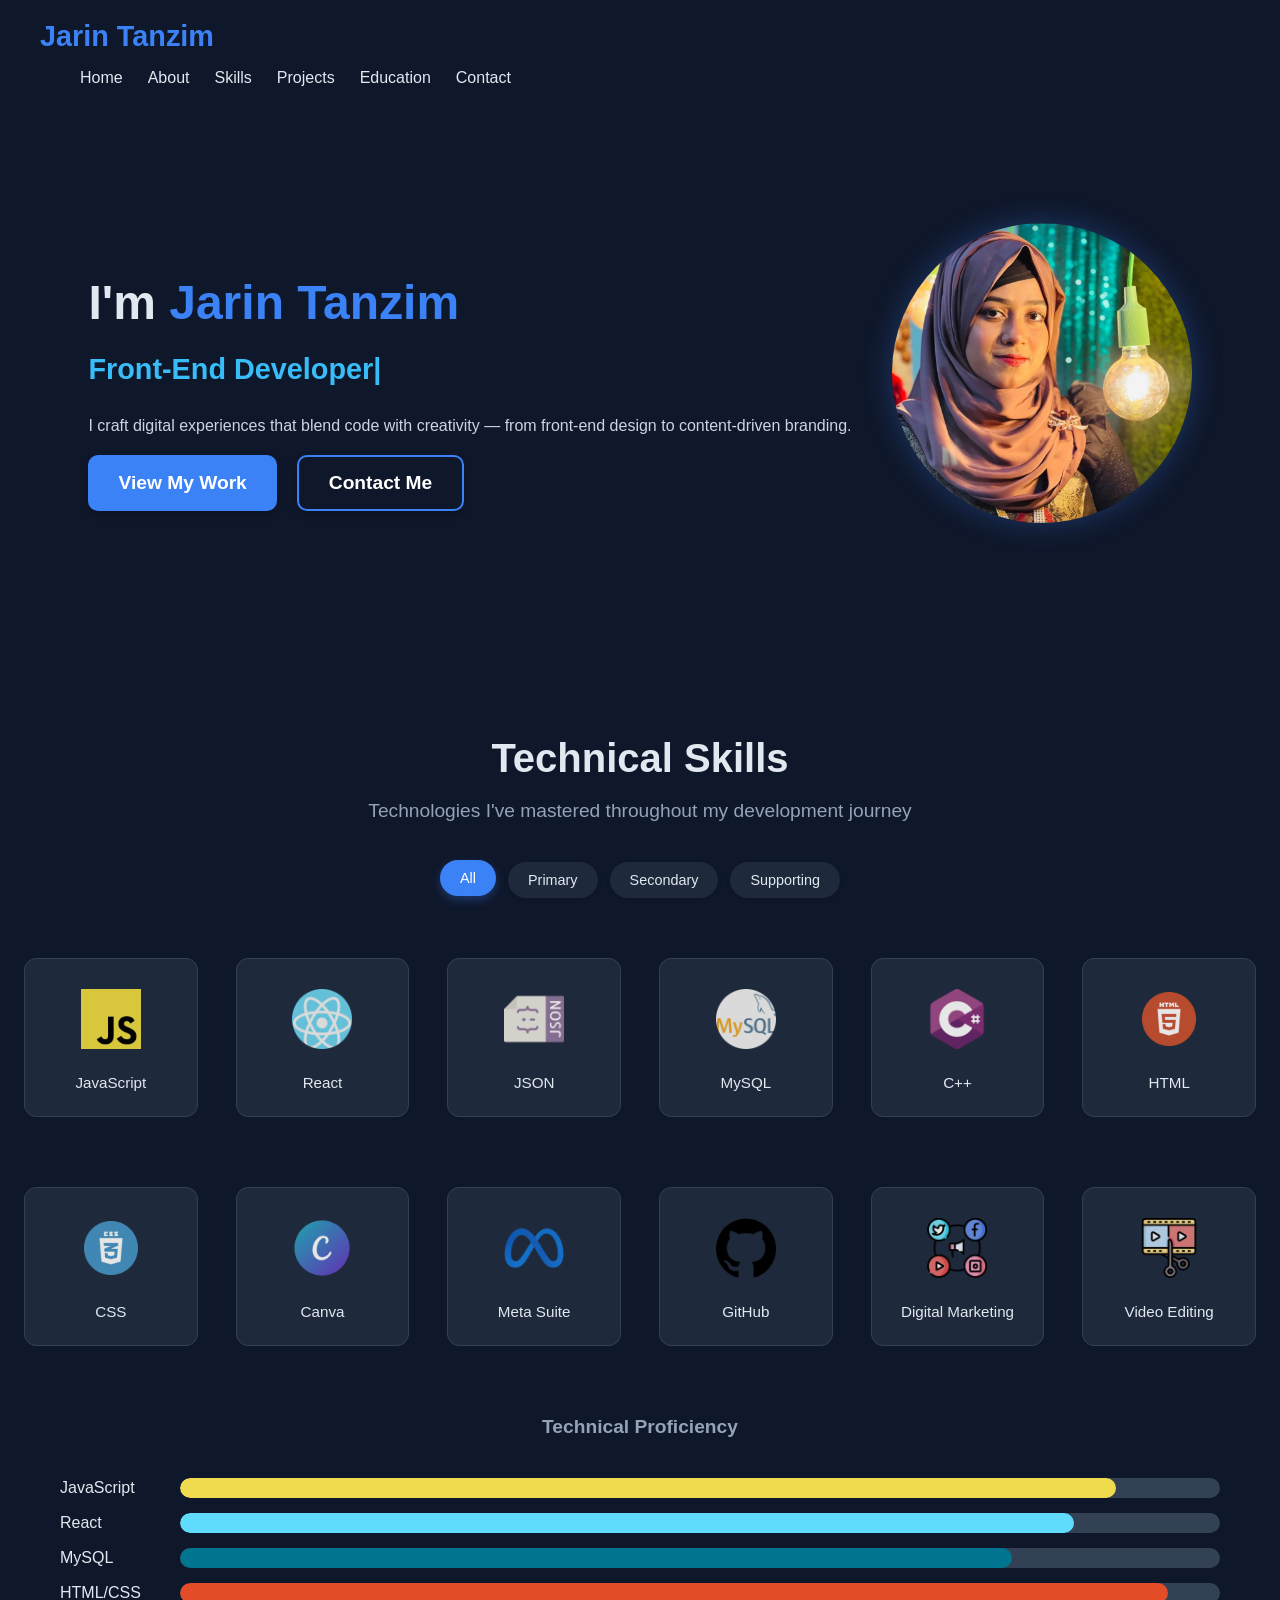
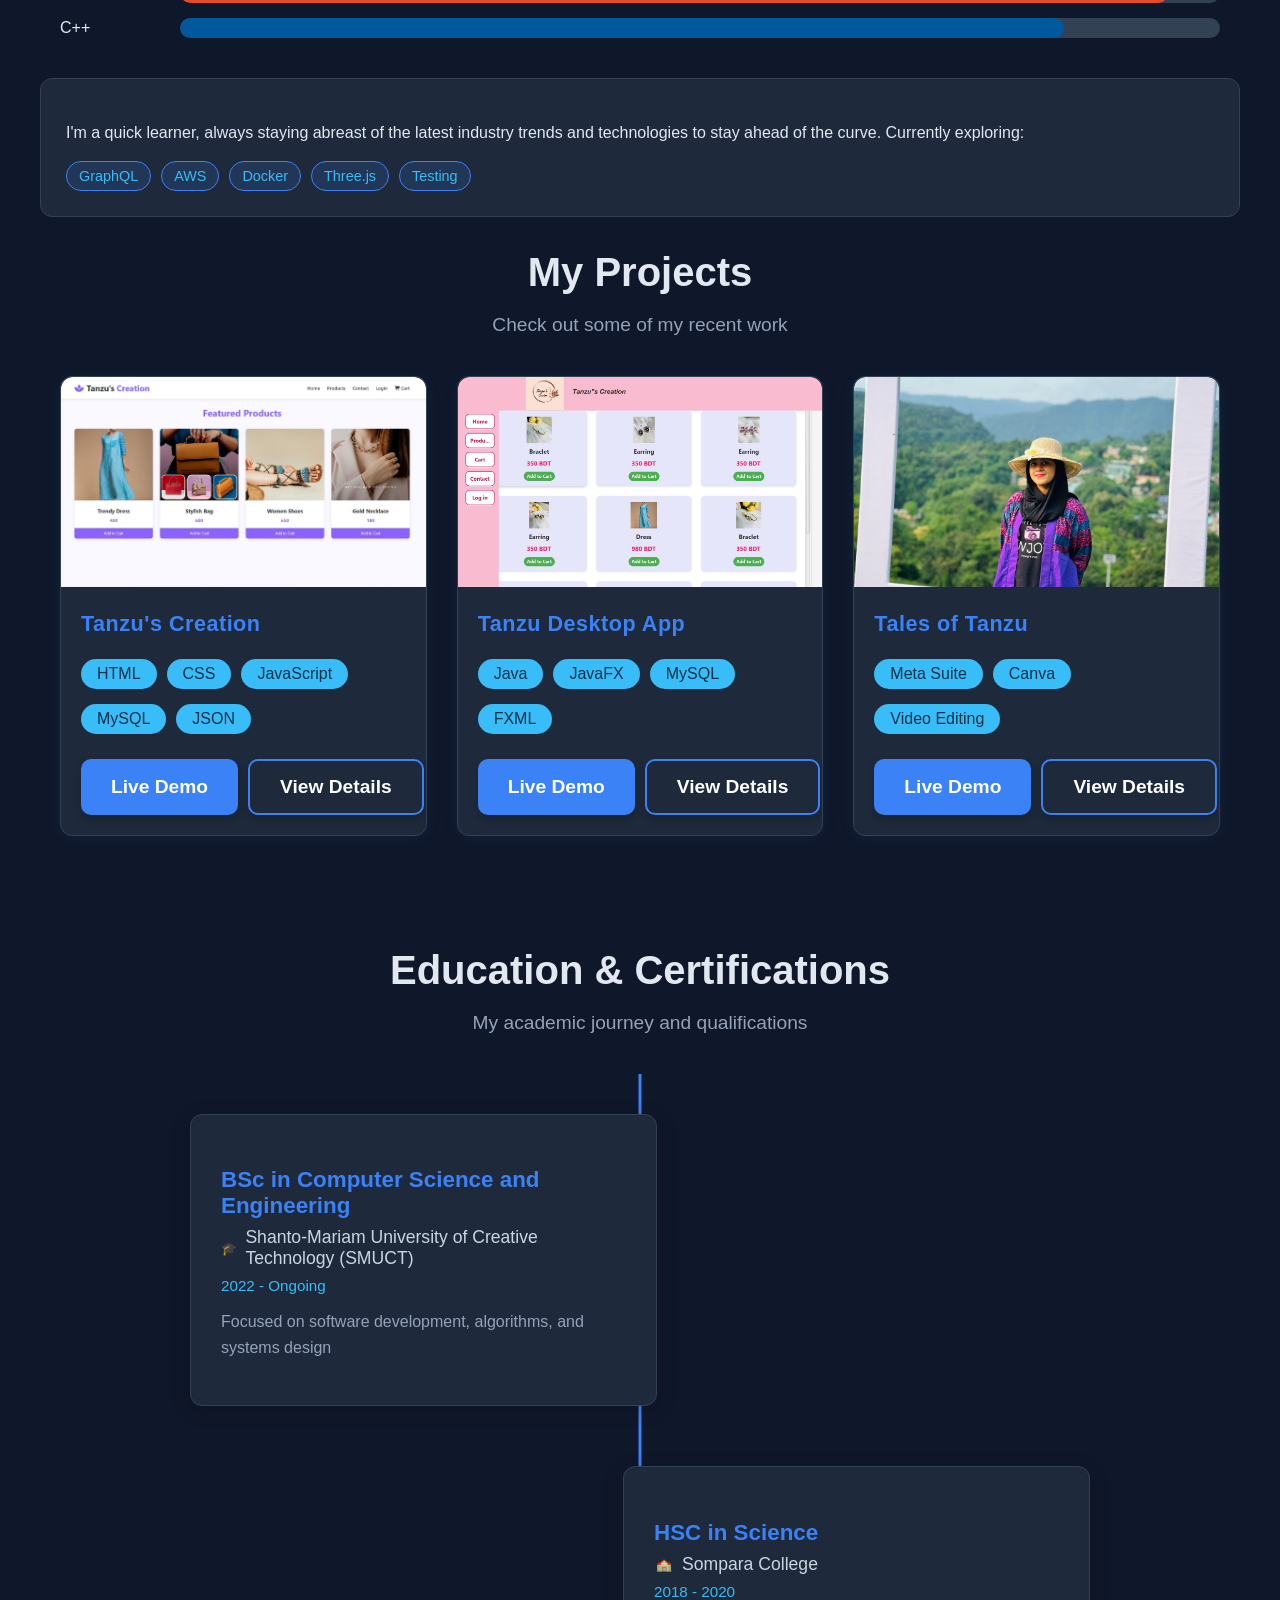
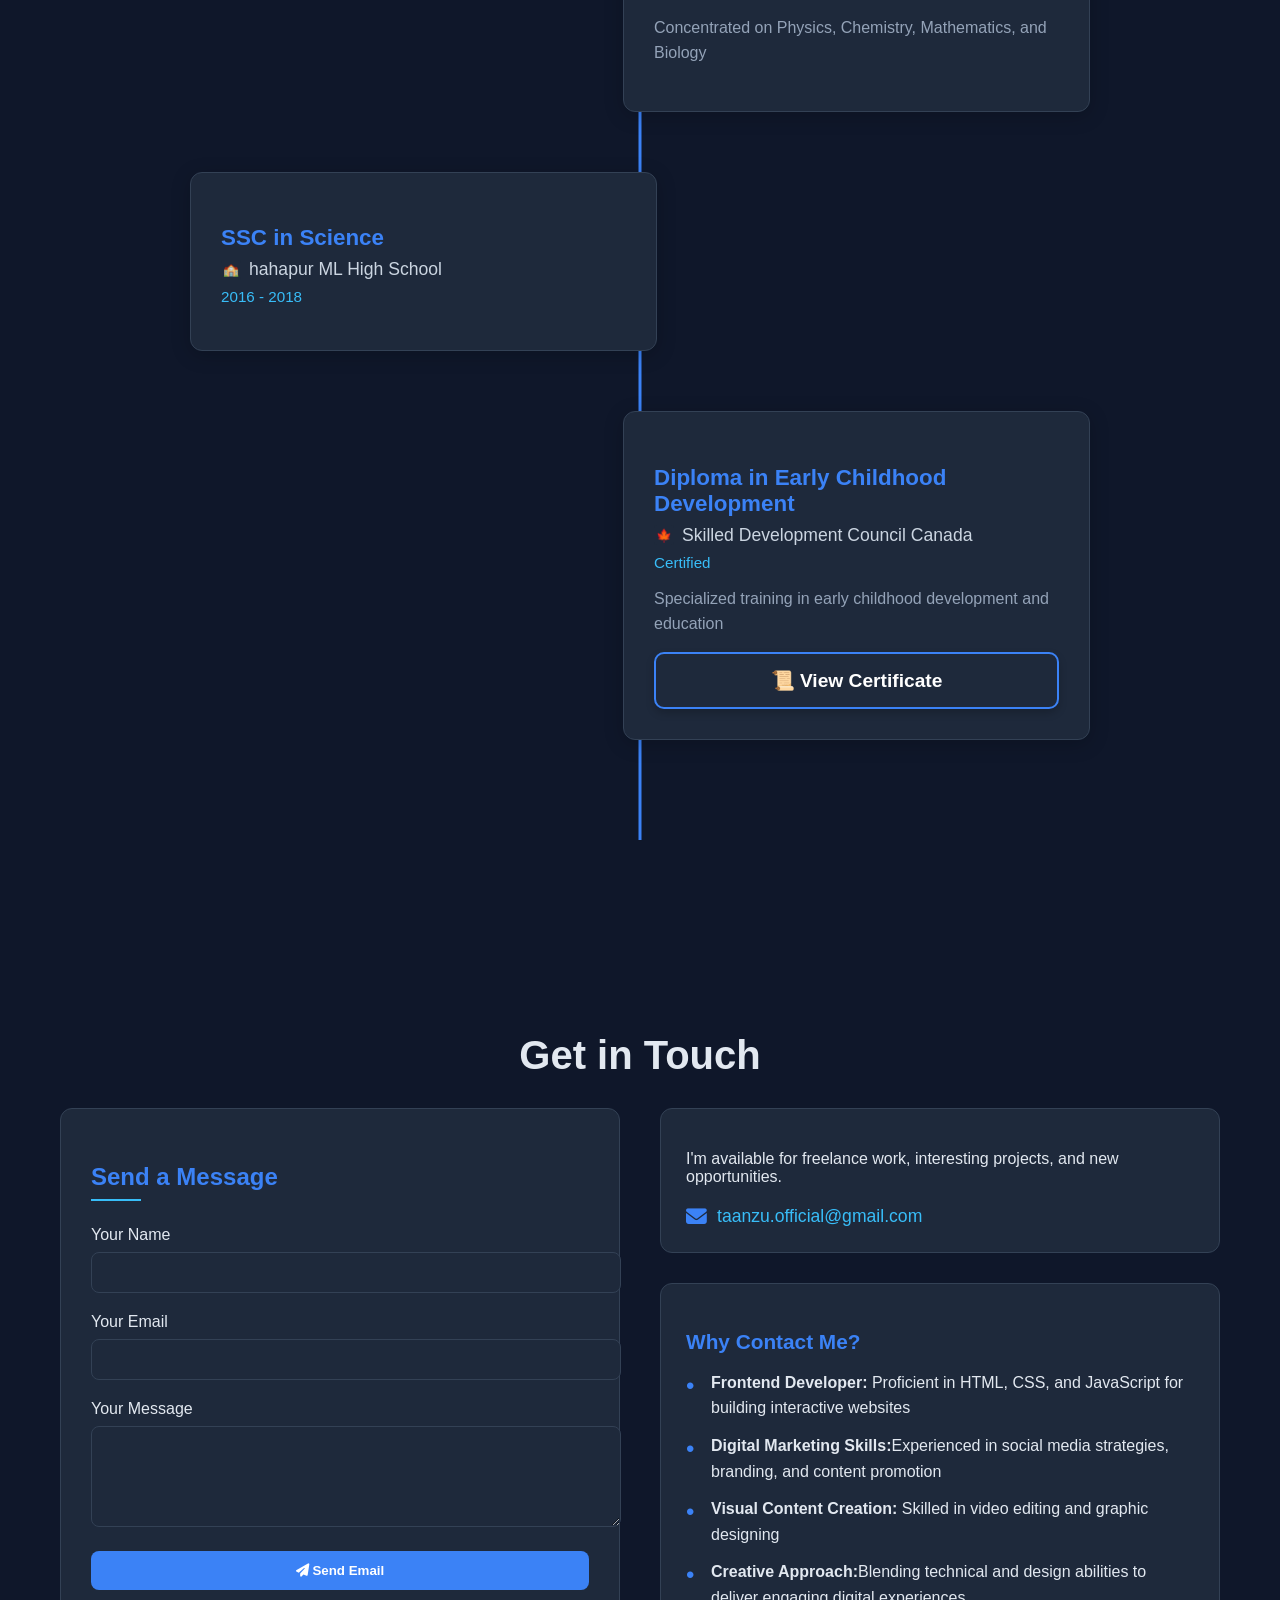
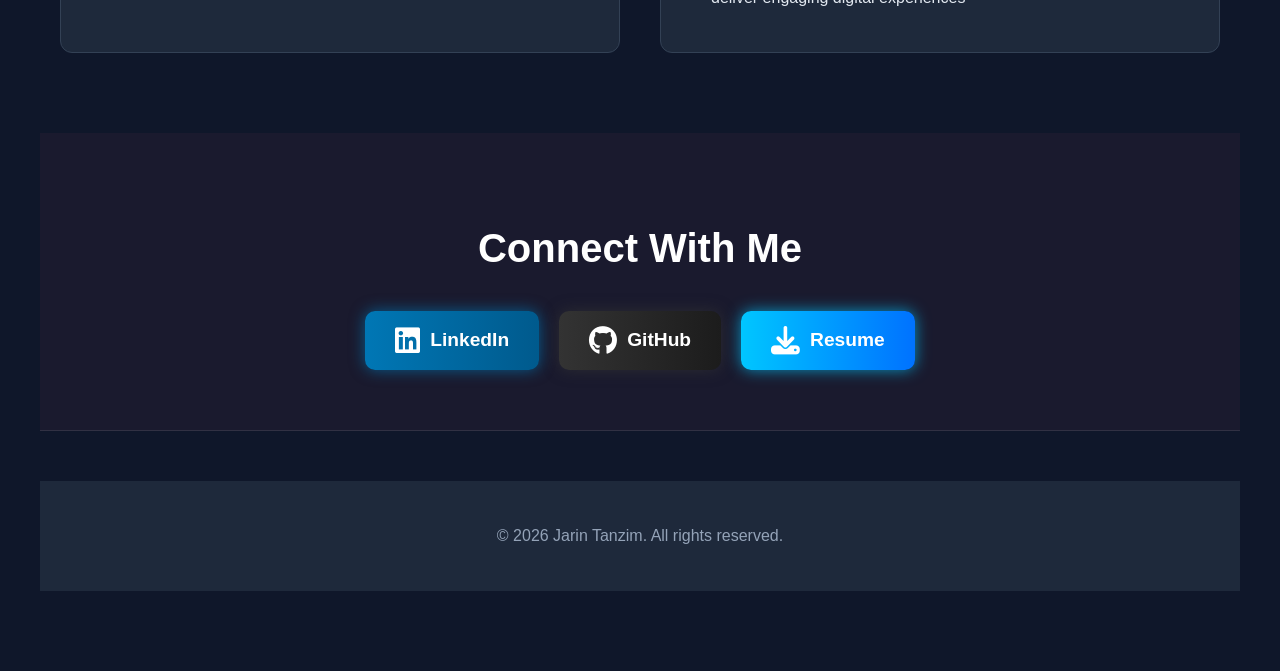
<file: index.html>
<!DOCTYPE html>
<html lang="en">
<head>
  <meta charset="UTF-8" />
  <meta name="viewport" content="width=device-width, initial-scale=1.0" />
  <meta name="description" content="Portfolio of Jarin Tanzim - Front-End Developer & Entrepreneur" />
  <title>Jarin Tanzim | Front-End Developer & Entrepreneur</title>
  <link rel="stylesheet" href="https://cdnjs.cloudflare.com/ajax/libs/font-awesome/6.4.0/css/all.min.css" />
  <link rel="stylesheet" href="style.css" />
  <link href="https://cdn.jsdelivr.net/npm/aos@2.3.4/dist/aos.css" rel="stylesheet">
</head>
<body>
  <!-- Navigation -->
  <nav id="navbar">
    <div class="container">
      <a href="#home" class="logo">Jarin Tanzim</a>
      <ul class="nav-links">
        <li><a href="#home">Home</a></li>
        <li><a href="#about">About</a></li>
        <li><a href="#skills">Skills</a></li>
        <li><a href="#projects">Projects</a></li>
        <li><a href="#education">Education</a></li>
        <li><a href="#contact">Contact</a></li>
      </ul>
      <button class="hamburger" aria-label="Menu">
        <span class="line"></span><span class="line"></span><span class="line"></span>
      </button>
    </div>
  </nav>

  <!-- Hero Section -->
  <section id="home" class="hero-section-dark">
    <div class="hero-container">
      <div class="hero-left">
        <h1>I'm <span class="highlight">Jarin Tanzim</span></h1>
        <h2><span id="typewriter"></span><span class="cursor">|</span></h2>
        <p>I craft digital experiences that blend code with creativity — from front-end design to content-driven branding.</p>
        <div class="hero-buttons">
          <a href="#projects" class="btn btn-primary">View My Work</a>
          <a href="#contact" class="btn btn-outline">Contact Me</a>
        </div>
      </div>
      <div class="hero-right">
        <div class="profile-frame">
          <img src="Jarin.jpeg" alt="Jarin Tanzim" />
        </div>
      </div>
    </div>
    
  </section>
</div>

 <!-- Skills Section -->
<section id="skills" class="skills-section-dark">
  <div class="container">
    <h2 class="section-title">Technical Skills</h2>
    <p class="section-subtitle">Technologies I've mastered throughout my development journey</p>
    
    <!-- Filter Buttons -->
    <div class="skill-filters">
      <button class="filter-btn active" data-filter="all">All</button>
      <button class="filter-btn" data-filter="primary">Primary</button>
      <button class="filter-btn" data-filter="secondary">Secondary</button>
      <button class="filter-btn" data-filter="supporting">Supporting</button>
    </div>
    
    <div class="skills-grid">
  <!-- Primary Skills -->
  <div class="skill-card" data-category="primary">
    <div class="skill-icon">
      <img src="js.png" alt="JavaScript" class="skill-icon-img" />
    </div>
    <span>JavaScript</span>
  </div>
  <div class="skill-card" data-category="primary">
    <div class="skill-icon">
      <img src="react.png" alt="React" class="skill-icon-img" />
    </div>
    <span>React</span>
  </div>
  <div class="skill-card" data-category="primary">
    <div class="skill-icon">
      <img src="json-file.png" alt="JSON" class="skill-icon-img" />
    </div>
    <span>JSON</span>
  </div>
  <div class="skill-card" data-category="primary">
    <div class="skill-icon">
      <img src="mysql.png" alt="MySQL" class="skill-icon-img" />
    </div>
    <span>MySQL</span>
  </div>
  <div class="skill-card" data-category="primary">
  <div class="skill-icon">
    <img src="c-sharp.png" alt="C++" class="skill-icon-img" />
  </div>
  <span>C++</span>
</div>
  
  <!-- Secondary Skills -->
  <div class="skill-card" data-category="secondary">
    <div class="skill-icon">
      <img src="html logo.png" alt="HTML" class="skill-icon-img" />
    </div>
    <span>HTML</span>
  </div>
  <div class="skill-card" data-category="secondary">
    <div class="skill-icon">
      <img src="css logo.png" alt="CSS" class="skill-icon-img" />
    </div>
    <span>CSS</span>
  </div>
  
  <!-- Supporting Skills -->
  <div class="skill-card" data-category="supporting">
    <div class="skill-icon">
      <img src="Canva-Logo-Transparent.png" alt="Canva" class="skill-icon-img" />
    </div>
    <span>Canva</span>
  </div>
  <div class="skill-card" data-category="supporting">
    <div class="skill-icon">
      <img src="meta.png" alt="Meta Suite" class="skill-icon-img" />
    </div>
    <span>Meta Suite</span>
  </div>
  <div class="skill-card" data-category="supporting">
    <div class="skill-icon">
      <img src="github.png" alt="GitHub" class="skill-icon-img" />
    </div>
    <span>GitHub</span>
  </div>
  <div class="skill-card" data-category="supporting">
  <div class="skill-icon">
    <img src="social-media.png" alt="Digital Marketing" class="skill-icon-img" />
  </div>
  <span>Digital Marketing
    <small class="skill-subtitle"></small>
  </span>
</div>
<div class="skill-card" data-category="supporting">
  <div class="skill-icon">
    <img src="video-editor.png" alt="Video Editing" class="skill-icon-img" />
  </div>
  <span>Video Editing
    <small class="skill-subtitle"></small>
  </span>
</div>
</div>

<!-- Technical Proficiency Bars -->
<div class="proficiency-section">
  <h3 class="section-subtitle">Technical Proficiency</h3>
  
  <div class="proficiency-bars">
    <!-- JavaScript -->
    <div class="skill-bar">
      <span class="skill-name">JavaScript</span>
      <div class="bar-container">
        <div class="skill-level js-bar" style="width: 90%;"></div>
        <span class="percent-text">75%</span>
      </div>
    </div>
    
    <!-- React -->
    <div class="skill-bar">
      <span class="skill-name">React</span>
      <div class="bar-container">
        <div class="skill-level react-bar" style="width: 86%;"></div>
        <span class="percent-text">70%</span>
      </div>
    </div>
    
    <!-- MySQL -->
    <div class="skill-bar">
      <span class="skill-name">MySQL</span>
      <div class="bar-container">
        <div class="skill-level mysql-bar" style="width: 80%;"></div>
        <span class="percent-text">75%</span>
      </div>
    </div>
    
    <!-- HTML/CSS -->
    <div class="skill-bar">
      <span class="skill-name">HTML/CSS</span>
      <div class="bar-container">
        <div class="skill-level html-bar" style="width: 95%;"></div>
        <span class="percent-text">95%</span>
      </div>
    </div>
    
    <!-- C++ -->
    <div class="skill-bar">
      <span class="skill-name">C++</span>
      <div class="bar-container">
        <div class="skill-level cpp-bar" style="width: 85%;"></div>
        <span class="percent-text">70%</span>
      </div>
    </div>
  </div>
</div>

<!-- Always Learning Section -->
<div class="learning-section">
  <p class="learning-text">I'm a quick learner, always staying abreast of the latest industry trends and technologies to stay ahead of the curve. Currently exploring:</p>
  
  <div class="learning-badges">
    <span class="learning-badge">GraphQL</span>
    <span class="learning-badge">AWS</span>
    <span class="learning-badge">Docker</span>
    <span class="learning-badge">Three.js</span>
    <span class="learning-badge">Testing</span>
  </div>
</div>

  <!-- Projects Section -->
  <section id="projects" class="projects-section-dark">
  <div class="container">
    <h2 class="section-title">My Projects</h2>
    <p class="section-subtitle">Check out some of my recent work</p>
    <div class="projects-grid">
      
      <div class="project-card">
        <div class="project-img-wrapper">
          <img src="Tanzucreation.JPG" alt="Tanzu's Creation" class="project-img" />
        </div>
        <div class="project-body">
          <h3>Tanzu's Creation</h3>
          <div class="project-tags">
            <span>HTML</span>
            <span>CSS</span>
            <span>JavaScript</span>
            <span>MySQL</span>
            <span>JSON</span>
          </div>
          <div class="project-buttons">
            <a href="https://your-live-demo-link" class="btn btn-primary" target="_blank">Live Demo</a>
            <a href="project-details.html?project=tanzu-creation" class="btn btn-outline">View Details</a>
          </div>
        </div>
      </div>
      
      <div class="project-card">
        <div class="project-img-wrapper">
          <img src="JavaFx.JPG" alt="Tanzu Desktop App" class="project-img" />
        </div>
        <div class="project-body">
          <h3>Tanzu Desktop App</h3>
          <div class="project-tags">
            <span>Java</span>
            <span>JavaFX</span>
            <span>MySQL</span>
            <span>FXML</span>
          </div>
          <div class="project-buttons">
            <a href="https://your-github-link" class="btn btn-primary" target="_blank">Live Demo</a>
            <a href="project-details.html?project=tanzu-desktop-app" class="btn btn-outline">View Details</a>
          </div>
        </div>
      </div>
      
      <div class="project-card">
        <div class="project-img-wrapper">
          <img src="contentcreator.jpg" alt="Tales of Tanzu" class="project-img" />
        </div>
        <div class="project-body">
          <h3>Tales of Tanzu</h3>
          <div class="project-tags">
            <span>Meta Suite</span>
            <span>Canva</span>
            <span>Video Editing</span>
          </div>
          <div class="project-buttons">
            <a href="https://www.facebook.com/profile.php?id=61559442729099" class="btn btn-primary" target="_blank">Live Demo</a>
            <a href="project-details.html?project=tales-of-tanzu" class="btn btn-outline">View Details</a>
          </div>
        </div>
      </div>
      
    </div>
  </div>
</section>


  <!-- Education Section -->

    <section id="education" class="education-section">
  <div class="container">
    <h2 class="section-title">Education & Certifications</h2>
    <p class="section-subtitle">My academic journey and qualifications</p>
    
    <div class="education-timeline">
      <!-- BSc in Computer Science -->
      <div class="timeline-item">
        <div class="timeline-content">
          <h3>BSc in Computer Science and Engineering</h3>
          <div class="institution">
            <div class="institution-icon">🎓</div>
            Shanto-Mariam University of Creative Technology (SMUCT)
          </div>
          <div class="duration">2022 - Ongoing</div>
          <div class="description">
            Focused on software development, algorithms, and systems design
          </div>
        </div>
      </div>

      <!-- HSC in Science -->
      <div class="timeline-item">
        <div class="timeline-content">
          <h3>HSC in Science</h3>
          <div class="institution">
            <div class="institution-icon">🏫</div>
            Sompara College
          </div>
          <div class="duration">2018 - 2020</div>
          <div class="description">
            Concentrated on Physics, Chemistry, Mathematics, and Biology
          </div>
        </div>
      </div>

      <!-- SSC in Science -->
      <div class="timeline-item">
        <div class="timeline-content">
          <h3>SSC in Science</h3>
          <div class="institution">
            <div class="institution-icon">🏫</div>
            hahapur ML High School
          </div>
          <div class="duration">2016 - 2018</div>
        </div>
      </div>

      <!-- Diploma in Early Childhood Development -->
      <div class="timeline-item">
        <div class="timeline-content">
          <h3>Diploma in Early Childhood Development</h3>
          <div class="institution">
            <div class="institution-icon">🍁</div>
            Skilled Development Council Canada
          </div>
          <div class="duration"> Certified</div>
           <div class="description">
            Specialized training in early childhood development and education
          </div>
          <a href="ECD.jpg" target="_blank" class="btn btn-outline">
            📜 View Certificate
          </a>
        </div>
      </div>
    </div>
  </div>
</section>


<!-- Contact Section -->
<section id="contact" class="contact-section">
  <div class="container">
    <h2 class="section-title">Get in Touch</h2>
    
    <div class="contact-columns">
      <!-- Left Column - Contact Form -->
      <div class="contact-form-column">
        <h3 class="form-title">Send a Message</h3>
        <form class="message-form" action="mailto:taanzu.official@gmail.com" method="post" enctype="text/plain">
          <div class="form-field">
            <label>Your Name</label>
            <input type="text" name="name" required>
          </div>
          <div class="form-field">
            <label>Your Email</label>
            <input type="email" name="email" required>
          </div>
          <div class="form-field">
            <label>Your Message</label>
            <textarea name="message" rows="5" required></textarea>
          </div>
          <button type="submit" class="email-button">
            <i class="fas fa-paper-plane"></i> Send Email
          </button>
        </form>
      </div>
      
      <!-- Right Column - Contact Info -->
      <div class="contact-info-column">
        <div class="availability-notice">
          <p>I'm available for freelance work, interesting projects, and new opportunities.</p>
          
          <!-- Email Display -->
          <div class="direct-email">
            <i class="fas fa-envelope"></i>
            <a href="mailto:taanzu.official@gmail.com">taanzu.official@gmail.com</a>
          </div>
        </div>
        
        <div class="contact-reasons">
          <h3 class="reasons-title">Why Contact Me?</h3>
          <ul class="reasons-list">
            <li><strong>Frontend Developer:</strong> Proficient in HTML, CSS, and JavaScript for building interactive websites</li>
            <li><strong>Digital Marketing Skills:</strong>Experienced in social media strategies, branding, and content promotion</li>
            <li><strong>Visual Content Creation:</strong> Skilled in video editing and graphic designing</li>
            <li><strong>Creative Approach:</strong>Blending technical and design abilities to deliver engaging digital experiences</li>
          </ul>
        </div>
      </div>
    </div>
  </div>
</section>
<div class="connect-with-me-section">
        <h2>Connect With Me</h2>
        <div class="buttons-container">
            <a href="https://www.linkedin.com/in/jarin-tanzim-250415263/" target="_blank" class="btn connect-linkedin">
                <i class="fab fa-linkedin"></i> LinkedIn
            </a>
            <a href="https://github.com/Jarin-Tanzim" target="_blank" class="btn connect-github">
                <i class="fab fa-github"></i> GitHub
            </a>
            <a href="Jarin_Resume.pdf" target="_blank" class="btn connect-resume">
                <i class="fas fa-download"></i> Resume
            </a>
        </div>
    </div>
  <!-- Footer -->
  <footer class="footer-dark">
    <div class="container">
      <p>&copy; <span id="year"></span> Jarin Tanzim. All rights reserved.</p>
    </div>
  </footer>

  <script src="script.js"></script>
  <script src="https://cdn.jsdelivr.net/npm/aos@2.3.4/dist/aos.js"></script>
  <script>
    AOS.init();

    const hamburger = document.querySelector('.hamburger');
    const navLinks = document.querySelector('.nav-links');

    hamburger.addEventListener('click', () => {
      navLinks.classList.toggle('show');
    });
  </script>
</body>
</html>
</file>
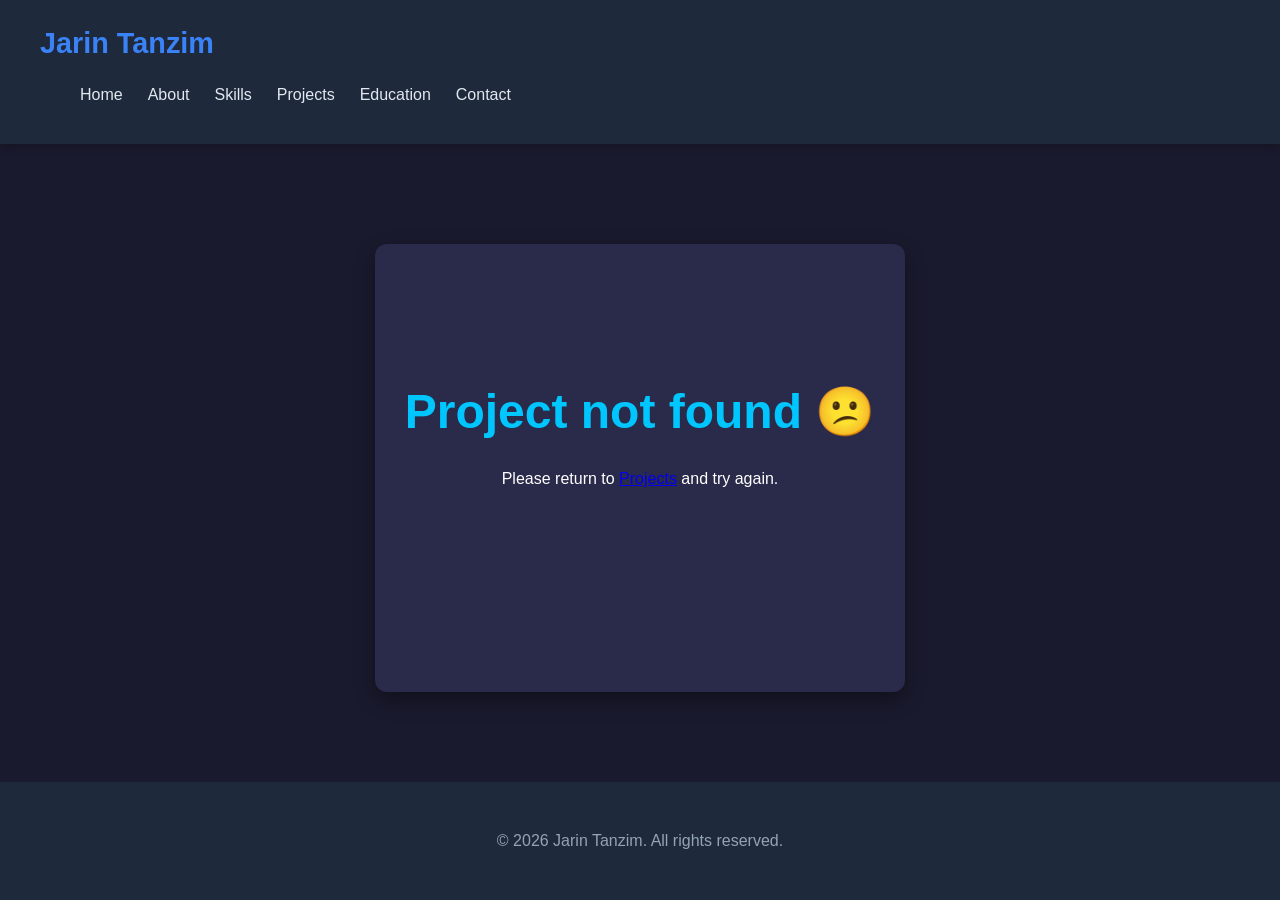
<file: project-details.html>
<!DOCTYPE html>
<html lang="en">
<head>
    <meta charset="UTF-8">
    <meta name="viewport" content="width=device-width, initial-scale=1.0">
    <meta name="description" content="Project Details - Jarin Tanzim's Portfolio">
    <title id="project-page-title">Project Details | Jarin Tanzim</title>
    <link rel="stylesheet" href="https://cdnjs.cloudflare.com/ajax/libs/font-awesome/6.4.0/css/all.min.css">
    <link rel="stylesheet" href="style.css"> <!-- Reusing your main style.css -->
    <link href="https://cdn.jsdelivr.net/npm/aos@2.3.4/dist/aos.css" rel="stylesheet">
    <style>
        /* Basic styling for the project details page */
        body {
            background-color: #1a1a2e; /* Dark background */
            color: #ffffff;
            font-family: 'Inter', sans-serif; /* Using Inter font as per instructions */
            line-height: 1.6;
            margin: 0;
            padding: 0;
            display: flex;
            flex-direction: column;
            min-height: 100vh;
        }

        /* Ensure navbar is fixed and doesn't overlap content */
        #navbar {
            position: fixed;
            width: 100%;
            top: 0;
            left: 0;
            z-index: 1000;
            background-color: #1a1a2e; /* Match body background */
            box-shadow: 0 2px 10px rgba(0, 0, 0, 0.3);
        }

        .project-detail-container {
            max-width: 1100px; /* Increased max-width to match image */
            margin: 100px auto 40px auto; /* Adjust top margin for fixed navbar */
            padding: 30px;
            background-color: #2a2a4a; /* Slightly lighter dark background for content */
            border-radius: 12px;
            box-shadow: 0 8px 20px rgba(0, 0, 0, 0.4);
            flex-grow: 1; /* Allows container to take up available space */
            position: relative; /* For potential absolute positioning of elements inside */
        }

        .project-media {
            width: 100%;
            height: 500px; /* Fixed height for the media container */
            background-color: #000; /* Placeholder background */
            border-radius: 8px;
            overflow: hidden;
            margin-bottom: 30px;
            display: flex;
            justify-content: center;
            align-items: center;
            position: relative; /* For video/image positioning */
        }

        .project-media img {
            width: 100%;
            height: 100%;
            object-fit: cover; /* Ensures image covers the area */
            border-radius: 8px;
        }

        .project-detail-container h1 {
            font-size: 3em; /* Larger title */
            color: #00c6ff; /* Highlight color */
            margin-bottom: 10px;
            text-align: left; /* Align to left as in image */
        }

        .project-detail-container p.tagline {
            font-size: 1.4em; /* Larger tagline */
            color: #ccc;
            margin-bottom: 30px;
            text-align: left; /* Align to left as in image */
        }

        .live-demo-btn-wrapper {
            text-align: left; /* Align to left as in image */
            margin-bottom: 40px;
        }

        .live-demo-btn {
            display: inline-flex; /* Use flex for icon and text alignment */
            align-items: center;
            background-image: linear-gradient(to right, #00c6ff, #0072ff);
            color: #ffffff;
            padding: 15px 40px;
            border-radius: 8px;
            text-decoration: none;
            font-weight: bold;
            font-size: 1.1em;
            transition: transform 0.2s ease, box-shadow 0.2s ease;
            box-shadow: 0 5px 15px rgba(0, 198, 255, 0.5);
        }

        .live-demo-btn i {
            margin-right: 10px;
        }

        .live-demo-btn:hover {
            transform: translateY(-3px);
            box-shadow: 0 8px 20px rgba(0, 198, 255, 0.7);
        }

        .project-section-title {
            font-size: 2em; /* Larger section titles */
            color: #00c6ff;
            margin-top: 40px;
            margin-bottom: 20px;
            border-bottom: 2px solid rgba(0, 198, 255, 0.3);
            padding-bottom: 10px;
            text-align: left; /* Align to left */
        }

        .technologies-list {
            list-style: none;
            padding: 0;
            margin-bottom: 30px;
            display: flex;
            flex-wrap: wrap;
            gap: 10px; /* Space between tags */
        }

        .technologies-list li {
            background-color: #3a3a5a; /* Darker background for tags */
            padding: 8px 15px;
            border-radius: 20px; /* More rounded for tag look */
            font-size: 0.95em;
            color: #eee;
            display: flex;
            align-items: center;
            border: 1px solid #00c6ff; /* Border for tags */
        }

        .features-list, .challenges-list {
            list-style: none;
            padding: 0;
            margin-bottom: 30px;
        }

        .features-list li, .challenges-list li {
            font-size: 1.1em;
            color: #ddd;
            margin-bottom: 10px;
            position: relative;
            padding-left: 30px; /* Space for the icon */
        }

        /* Checkmark icon for features list */
        .features-list li::before {
            font-family: "Font Awesome 6 Free"; /* Use Font Awesome font */
            content: "\f00c"; /* Unicode for checkmark icon */
            font-weight: 900; /* Solid icon */
            color: #28a745; /* Green checkmark */
            position: absolute;
            left: 0;
            top: 0;
        }

        .project-description p {
            margin-bottom: 20px;
            font-size: 1.1em;
            color: #ddd;
        }

        .back-button-container {
            text-align: center;
            margin-top: 40px;
            margin-bottom: 20px;
        }

        .back-button {
            display: inline-block;
            background-color: #555;
            color: #ffffff;
            padding: 12px 25px;
            border-radius: 8px;
            text-decoration: none;
            font-weight: bold;
            transition: background-color 0.2s ease;
        }

        .back-button:hover {
            background-color: #777;
        }

        /* Responsive adjustments */
        @media (max-width: 1200px) {
            .project-detail-container {
                margin-left: 20px;
                margin-right: 20px;
            }
        }

        @media (max-width: 768px) {
            .project-detail-container {
                margin-top: 80px; /* Adjust for smaller fixed navbar */
                padding: 20px;
            }

            .project-media {
                height: 300px; /* Adjust height for mobile */
            }

            .project-detail-container h1 {
                font-size: 2.2em;
            }

            .project-detail-container p.tagline {
                font-size: 1.2em;
            }

            .live-demo-btn {
                padding: 12px 30px;
                font-size: 1em;
            }

            .project-section-title {
                font-size: 1.8em;
            }

            .technologies-list {
                flex-direction: row; /* Keep as row, but allow wrapping */
                justify-content: center;
            }

            .features-list li, .challenges-list li {
                font-size: 1em;
                padding-left: 25px;
            }
        }

        @media (max-width: 480px) {
            .project-detail-container {
                padding: 15px;
            }
            .project-media {
                height: 200px;
            }
            .project-detail-container h1 {
                font-size: 1.8em;
            }
            .project-detail-container p.tagline {
                font-size: 1em;
            }
            .live-demo-btn {
                padding: 10px 20px;
                font-size: 0.9em;
            }
            .project-section-title {
                font-size: 1.6em;
            }
            .technologies-list li {
                padding: 6px 12px;
                font-size: 0.85em;
            }
        }
    </style>
</head>
<body>
    <!-- Navigation -->
    <nav id="navbar">
        <div class="container">
            <a href="index.html" class="logo">Jarin Tanzim</a>
            <ul class="nav-links">
                <li><a href="index.html#home">Home</a></li>
                <li><a href="index.html#about">About</a></li>
                <li><a href="index.html#skills">Skills</a></li>
                <li><a href="index.html#projects">Projects</a></li>
                <li><a href="index.html#education">Education</a></li>
                <li><a href="index.html#contact">Contact</a></li>
            </ul>
            <button class="hamburger" aria-label="Menu">
                <span class="line"></span><span class="line"></span><span class="line"></span>
            </button>
        </div>
    </nav>

    <div class="project-detail-container">
        <!-- Project Media (Image/Video Placeholder) -->
        <div class="project-media">
            <img id="project-main-media" src="https://placehold.co/1000x500/000000/FFFFFF?text=Project+Media" alt="Project Media Placeholder">
            <!-- You can replace the <img> tag with a <video> tag or an iframe for YouTube/Vimeo embeds later -->
            <!-- Example for video:
            <video id="project-main-media" controls src="your-video-url.mp4" style="width:100%; height:100%; object-fit:cover;"></video>
            -->
        </div>

        <h1 id="project-title">Project Title Loading...</h1>
        <p class="tagline" id="project-tagline">Project Tagline Loading...</p>

        <div class="live-demo-btn-wrapper">
            <a id="live-demo-link" href="#" target="_blank" class="live-demo-btn" style="display: none;">
                <i class="fas fa-external-link-alt"></i> View Live Demo
            </a>
        </div>

        <h3 class="project-section-title">Technologies Used</h3>
        <ul id="technologies-list" class="technologies-list">
            <!-- Technologies will be injected here by JavaScript -->
        </ul>

        <h3 class="project-section-title">About This Project</h3>
        <div id="project-about" class="project-description">
            <!-- About text will be injected here by JavaScript -->
            <p>Loading project description...</p>
        </div>

        <h3 class="project-section-title">Key Features</h3>
        <ul id="key-features-list" class="features-list">
            <!-- Key features will be injected here by JavaScript -->
        </ul>

        <h3 class="project-section-title">Challenges & Solutions</h3>
        <div id="challenges-solutions-list" class="challenges-list project-description">
            <!-- Challenges & Solutions will be injected here by JavaScript -->
            <p>Loading challenges and solutions...</p>
        </div>

        <div class="back-button-container">
            <a href="index.html#projects" class="back-button">← Back to Projects</a>
        </div>
    </div>

    <!-- Footer -->
    <footer class="footer-dark">
        <div class="container">
            <p>&copy; <span id="year"></span> Jarin Tanzim. All rights reserved.</p>
        </div>
    </footer>

    <script src="https://cdn.jsdelivr.net/npm/aos@2.3.4/dist/aos.js"></script>
    <script>
        AOS.init();
        // Set current year for footer
        document.getElementById('year').textContent = new Date().getFullYear();

        // Hamburger menu functionality (copied from your index.html)
        const hamburger = document.querySelector('.hamburger');
        const navLinks = document.querySelector('.nav-links');

        if (hamburger && navLinks) {
            hamburger.addEventListener('click', () => {
                navLinks.classList.toggle('show');
            });
        }
    </script>
    <script src="project-details.js"></script> <!-- Link to the new JavaScript file -->
</body>
</html>
</file>
<file: style.css>
/* ===== Global Styles ===== */
:root {
  --primary-color: #3b82f6;
  --secondary-color: #1e293b;
  --text-color: #e2e8f0;
  --background-dark: #0f172a;
  --background-medium: #1e293b;
  --accent-color: #38bdf8;
  --card-bg: #1e293b;
  --card-border: #334155;
  --font-family: 'Segoe UI', Tahoma, Geneva, Verdana, sans-serif;
}

body {
  margin: 0;
  font-family: var(--font-family);
  background-color: var(--background-dark);
  color: var(--text-color);
  scroll-behavior: smooth;
}

.container {
  max-width: 1200px;
  margin: 0 auto;
  padding: 0 20px;
}

.section-title {
  text-align: center;
  font-size: 2.5rem;
  margin-bottom: 10px;
  opacity: 0;
  transform: translateY(20px);
  animation: fadeInUp 0.6s ease-out forwards;
}

.section-subtitle {
  text-align: center;
  font-size: 1.2rem;
  color: #94a3b8;
  margin-bottom: 40px;
  opacity: 0;
  transform: translateY(20px);
  animation: fadeInUp 0.6s ease-out 0.2s forwards;
}

@keyframes fadeInUp {
  to {
    opacity: 1;
    transform: translateY(0);
  }
}

/* ===== Navigation ===== */
nav#navbar {
  background-color: var(--background-medium);
  padding: 20px 0;
  position: sticky;
  top: 0;
  z-index: 999;
}

nav .logo {
  color: var(--primary-color);
  font-size: 1.8rem;
  font-weight: bold;
  text-decoration: none;
}

.nav-links {
  display: flex;
  gap: 25px;
  list-style: none;
}

.nav-links a {
  color: var(--text-color);
  text-decoration: none;
  font-weight: 500;
}

.nav-links a:hover {
  color: var(--primary-color);
}

.hamburger {
  display: none;
  cursor: pointer;
  flex-direction: column;
  justify-content: space-between;
  height: 24px;
}

.hamburger span {
  display: block;
  width: 25px;
  height: 3px;
  background: var(--primary-color);
}

.nav-links.show {
  display: flex;
  flex-direction: column;
  gap: 20px;
  background: var(--background-medium);
  padding: 20px;
  position: absolute;
  top: 70px;
  right: 20px;
  border-radius: 8px;
  z-index: 999;
}

/* ===== Hero Section ===== */
.hero-section-dark {
  padding: 100px 0;
  background: var(--background-dark);
  display: flex;
  align-items: center;
  justify-content: center;
}

.hero-container {
  display: flex;
  flex-wrap: wrap;
  justify-content: space-between;
  align-items: center;
  gap: 40px;
}

.hero-left h1 {
  font-size: 3rem;
  margin-bottom: 10px;
  animation: fadeInUp 0.6s ease-out;
}

.hero-left h2 {
  font-size: 1.8rem;
  color: var(--accent-color);
  height: 40px;
  animation: fadeInUp 0.6s ease-out 0.2s;
}

.cursor {
  animation: blink 1s step-start infinite;
}

@keyframes blink {
  50% { opacity: 0; }
}

.highlight {
  color: var(--primary-color);
}

.hero-left p {
  font-size: 1rem;
  color: #cbd5e1;
  margin: 20px 0;
  animation: fadeInUp 0.6s ease-out 0.4s;
}

.hero-buttons {
  display: flex;
  gap: 20px;
  flex-wrap: wrap;
  animation: fadeInUp 0.6s ease-out 0.6s;
}

.btn {
  text-decoration: none;
  padding: 12px 24px;
  border-radius: 6px;
  font-weight: bold;
  transition: all 0.3s ease;
}

.btn-primary {
  background: var(--primary-color);
  color: white;
}

.btn-outline {
  border: 2px solid var(--primary-color);
  color: var(--primary-color);
}

.btn-outline:hover,
.btn-primary:hover {
  transform: translateY(-3px);
  opacity: 0.9;
}

.profile-frame {
  width: 300px;
  height: 300px;
  border-radius: 50%;
  overflow: hidden;
  background: radial-gradient(circle at center, var(--primary-color) 0%, var(--background-medium) 70%);
  box-shadow: 0 0 30px rgba(59, 130, 246, 0.3);
}

.profile-frame img {
  width: 100%;
  height: 100%;
  object-fit: cover;
}

/* ===== About Section ===== */
.about-content {
  display: flex;
  gap: 40px;
  flex-wrap: wrap;
  align-items: center;
}

.about-text p {
  margin-bottom: 15px;
  line-height: 1.8;
  color: #cbd5e1;
  animation: fadeInUp 0.6s ease-out;
}

.about-image img {
  width: 100%;
  max-width: 400px;
  border-radius: 10px;
  box-shadow: 0 0 10px rgba(0,0,0,0.3);
  animation: fadeInUp 0.6s ease-out;
}

/* ===== Skills Section ===== */
.skills-section-dark {
  padding: 80px 0;
  background-color: var(--background-dark);
}

.skills-grid {
  display: grid;
  grid-template-columns: repeat(auto-fill, minmax(120px, 1fr));
  gap: 70px;
  justify-items: center;
  margin-top: 30px;
  padding: 20px 0;
}

.skill-card {
  width: 100%;
  background-color: var(--card-bg);
  border: 1px solid var(--card-border);
  padding: 25px 15px;
  border-radius: 12px;
  text-align: center;
  transition: all 0.4s cubic-bezier(0.175, 0.885, 0.32, 1.275);
  cursor: pointer;
  position: relative;
  overflow: hidden;
  margin: 0;
}

.skill-card::before {
  content: '';
  position: absolute;
  top: 0;
  left: 0;
  width: 100%;
  height: 100%;
  background: linear-gradient(135deg, rgba(59, 130, 246, 0.1) 0%, transparent 100%);
  opacity: 0;
  transition: opacity 0.3s ease;
}

.skill-card:hover {
  transform: translateY(-8px);
  border-color: var(--primary-color);
  box-shadow: 0 10px 25px rgba(59, 130, 246, 0.15);
}

.skill-card:hover::before {
  opacity: 1;
}

.skill-icon {
  width: 70px;
  height: 70px;
  margin: 0 auto 20px;
  display: flex;
  align-items: center;
  justify-content: center;
  transition: all 0.5s cubic-bezier(0.68, -0.55, 0.265, 1.55);
  position: relative;
}

.skill-icon-img {
  width: 60px;
  height: 60px;
  object-fit: contain;
  transition: all 0.5s ease;
  filter: grayscale(20%) brightness(0.9);
}

.skill-card:hover .skill-icon-img {
  transform: rotateY(360deg) scale(1.1);
  filter: grayscale(0%) brightness(1.1) drop-shadow(0 0 8px rgba(59, 130, 246, 0.4));
}

.skill-card span {
  display: block;
  font-size: 0.95rem;
  color: var(--text-color);
  font-weight: 500;
  transition: color 0.3s ease;
}

.skill-card:hover span {
  color: var(--accent-color);
}

.skill-filters {
  display: flex;
  justify-content: center;
  gap: 12px;
  margin-bottom: 40px;
  flex-wrap: wrap;
}

.filter-btn {
  padding: 10px 20px;
  border-radius: 30px;
  background: var(--background-medium);
  color: var(--text-color);
  border: none;
  cursor: pointer;
  transition: all 0.3s ease;
  font-weight: 500;
  font-size: 0.9rem;
  box-shadow: 0 2px 5px rgba(0, 0, 0, 0.1);
}

.filter-btn.active, 
.filter-btn:hover {
  background: var(--primary-color);
  color: white;
  box-shadow: 0 4px 10px rgba(59, 130, 246, 0.3);
  transform: translateY(-2px);
}

/* ===== Projects Section ===== */
.projects-grid {
  display: grid;
  gap: 30px;
  grid-template-columns: repeat(auto-fit, minmax(350px, 1fr));
  align-items: stretch;
}

.project-card {
  display: flex;
  flex-direction: column;
  justify-content: space-between;
  height: 100%;
  background-color: var(--card-bg);
  border: 1px solid var(--card-border);
  border-radius: 12px;
  overflow: hidden;
  transition: transform 0.3s cubic-bezier(.4,2.2,.4,1);
  box-shadow: 0 2px 16px rgba(56, 189, 248, 0.07);
}

.project-img-wrapper {
  width: 100%;
  height: 210px;
  overflow: hidden;
  border-radius: 12px 12px 0 0;
  display: flex;
  align-items: center;
  justify-content: center;
  background: #0f172a;
}

.project-img {
  width: 100%;
  height: 100%;
  object-fit: cover;
  transition: transform 0.4s cubic-bezier(.4,2.2,.4,1);
}

.project-img-wrapper:hover .project-img,
.project-card:hover .project-img {
  transform: scale(1.11);
}

.project-body {
  flex: 1 1 auto;
  display: flex;
  flex-direction: column;
  justify-content: flex-end;
  padding: 24px 20px 20px 20px;
}

.project-body h3 {
  margin: 0 0 10px 0;
  font-size: 1.35rem;
  font-weight: 700;
  color: var(--primary-color);
  letter-spacing: .5px;
}

.project-tags {
  display: flex;
  flex-wrap: wrap;
  gap: 10px;
  margin: 12px 0 18px 0;
}

.project-tags span {
  background: var(--accent-color);
  color: #082f49;
  padding: 6px 16px;
  border-radius: 20px;
  font-size: 1rem;
  font-weight: 500;
  margin-bottom: 5px;
  transition: background 0.2s;
}

.project-buttons {
  display: flex;
  gap: 10px;
  margin-top: auto;
  justify-content: flex-start;
}

.project-card:hover {
  transform: translateY(-8px) scale(1.03);
  border-color: var(--primary-color);
  box-shadow: 0 6px 32px rgba(59,130,246,.16);
}

/* ===== Education Section ===== */
.education-section {
  padding: 80px 0;
  background-color: var(--background-dark);
}

.education-timeline {
  position: relative;
  max-width: 900px;
  margin: 0 auto;
  padding: 40px 0;
}

.education-timeline::before {
  content: '';
  position: absolute;
  left: 50%;
  top: 0;
  bottom: 0;
  width: 3px;
  background: var(--primary-color);
  transform: translateX(-50%);
}

.timeline-item {
  position: relative;
  margin-bottom: 60px;
  display: flex;
  align-items: center;
}

.timeline-item:nth-child(odd) {
  flex-direction: row;
}

.timeline-item:nth-child(even) {
  flex-direction: row-reverse;
}

.timeline-content {
  background: var(--card-bg);
  border: 1px solid var(--card-border);
  border-radius: 12px;
  padding: 30px;
  width: 45%;
  box-shadow: 0 4px 20px rgba(0, 0, 0, 0.2);
  transition: transform 0.3s ease, box-shadow 0.3s ease;
}

.timeline-content:hover {
  transform: translateY(-5px);
  box-shadow: 0 8px 30px rgba(59, 130, 246, 0.2);
}

.timeline-icon {
  position: absolute;
  left: 50%;
  transform: translateX(-50%);
  width: 50px;
  height: 50px;
  background: var(--background-dark);
  border: 3px solid var(--primary-color);
  border-radius: 50%;
  display: flex;
  align-items: center;
  justify-content: center;
  font-size: 1.2rem;
  color: var(--primary-color);
  z-index: 10;
}

.timeline-content h3 {
  color: var(--primary-color);
  font-size: 1.4rem;
  margin-bottom: 8px;
  font-weight: 600;
}

.timeline-content .institution {
  color: #cbd5e1;
  font-size: 1.1rem;
  margin-bottom: 8px;
  display: flex;
  align-items: center;
  gap: 8px;
}

.timeline-content .duration {
  color: var(--accent-color);
  font-size: 0.95rem;
  margin-bottom: 15px;
  font-weight: 500;
}

.timeline-content .description {
  color: #94a3b8;
  line-height: 1.6;
  margin-bottom: 15px;
}

.institution-icon {
  width: 20px;
  height: 20px;
  background: var(--secondary-color);
  border-radius: 3px;
  display: inline-flex;
  align-items: center;
  justify-content: center;
  font-size: 0.8rem;
}

.education-card {
  background: var(--background-medium);
  padding: 30px;
  border-radius: 10px;
  text-align: center;
  color: var(--text-color);
  box-shadow: 0 0 10px rgba(0,0,0,0.2);
  margin-bottom: 32px;
}

.education-card h3 {
  font-size: 1.5rem;
  margin-bottom: 10px;
  color: var(--primary-color);
}

.education-card p {
  color: #cbd5e1;
  margin-bottom: 20px;
}

.edu-year {
  color: #a0aec0 !important;
  font-size: 1rem;
  margin-top: 6px;
  margin-bottom: 0;
  font-weight: 400;
}

.certificate-preview {
  max-width: 500px;
  margin: 20px auto;
  border-radius: 10px;
  overflow: hidden;
  box-shadow: 0 0 20px rgba(0, 0, 0, 0.2);
  border: 2px solid #334155;
}

.certificate-preview img {
  width: 100%;
  height: auto;
  display: block;
}

/* Contact Section */
.contact-section {
  padding: 80px 0;
  background: var(--background-dark);
}

.contact-columns {
  display: grid;
  grid-template-columns: 1fr 1fr;
  gap: 40px;
  margin-top: 30px;
}

/* Form Column */
.contact-form-column {
  background: var(--card-bg);
  border: 1px solid var(--card-border);
  border-radius: 12px;
  padding: 30px;
}

.form-title {
  color: var(--primary-color);
  font-size: 1.5rem;
  margin-bottom: 25px;
  position: relative;
  padding-bottom: 10px;
}

.form-title::after {
  content: '';
  position: absolute;
  left: 0;
  bottom: 0;
  width: 50px;
  height: 2px;
  background: var(--accent-color);
}

.form-field {
  margin-bottom: 20px;
}

.form-field label {
  display: block;
  margin-bottom: 8px;
  color: var(--text-color);
}

.form-field input,
.form-field textarea {
  width: 100%;
  padding: 12px 15px;
  border-radius: 8px;
  border: 1px solid var(--card-border);
  background: var(--background-medium);
  color: var(--text-color);
}

.email-button {
  background: var(--primary-color);
  color: white;
  border: none;
  padding: 12px 25px;
  border-radius: 8px;
  cursor: pointer;
  font-weight: 600;
  width: 100%;
  transition: all 0.3s ease;
}

.email-button:hover {
  background: var(--accent-color);
  transform: translateY(-2px);
}

/* Info Column */
.contact-info-column {
  display: flex;
  flex-direction: column;
  gap: 30px;
}

.availability-notice {
  background: var(--card-bg);
  border: 1px solid var(--card-border);
  border-radius: 12px;
  padding: 25px;
}

.contact-reasons {
  background: var(--card-bg);
  border: 1px solid var(--card-border);
  border-radius: 12px;
  padding: 25px;
}

.reasons-title {
  color: var(--primary-color);
  font-size: 1.3rem;
  margin-bottom: 15px;
}

.reasons-list {
  list-style: none;
  padding-left: 0;
}

.reasons-list li {
  position: relative;
  padding-left: 25px;
  margin-bottom: 12px;
  line-height: 1.6;
}

.reasons-list li::before {
  content: "•";
  color: var(--primary-color);
  font-size: 1.5rem;
  position: absolute;
  left: 0;
  top: -3px;
}
/* Email Contact Styles */
.direct-email {
  margin-top: 20px;
  display: flex;
  align-items: center;
  gap: 10px;
  font-size: 1.1rem;
}

.direct-email i {
  color: var(--primary-color);
  font-size: 1.3rem;
}

.direct-email a {
  color: var(--accent-color);
  text-decoration: none;
  transition: color 0.3s ease;
}

.direct-email a:hover {
  color: var(--primary-color);
  text-decoration: underline;
}

/* Responsive */
@media (max-width: 768px) {
  .contact-columns {
    grid-template-columns: 1fr;
  }
}

/* ===== Footer ===== */
.footer-dark {
  text-align: center;
  padding: 30px 0;
  background: var(--background-medium);
  color: #94a3b8;
  margin-top: 50px;
}

/* ===== Responsive Styles ===== */
@media (max-width: 768px) {
  .hero-container, .about-content, .contact-grid {
    flex-direction: column;
    text-align: center;
  }

  .hero-left h1 {
    font-size: 2.2rem;
  }

  .hero-left h2 {
    font-size: 1.4rem;
  }

  .nav-links {
    display: none;
  }

 .skills-grid {
  display: grid !important;
  grid-template-columns: repeat(auto-fill, minmax(120px, 1fr)) !important;
  gap: 25x !important;
  justify-items: center !important;
  margin-top: 30px !important;
}

.skill-card {
  width: 100% !important;
  background-color: var(--card-bg) !important;
  border: 1px solid var(--card-border) !important;
  padding: 25px 15px !important;
  border-radius: 12px !important;
  text-align: center !important;
  transition: all 0.3s ease !important;
}
  
  .skill-icon {
    width: 50px;
    height: 50px;
  }
  
  .skill-icon-img {
    width: 40px;
    height: 40px;
  }
  
  .skill-filters {
    gap: 8px;
    margin-bottom: 25px;
  }
  
  .filter-btn {
    padding: 6px 12px;
    font-size: 0.8rem;
  }

  .education-timeline::before {
    left: 30px;
  }

  .timeline-item {
    position: relative;
    margin-bottom: 80px;
    display: flex;
    align-items: center;
    justify-content: space-between;
  }

  .timeline-item:nth-child(odd) {
    flex-direction: row;
  }

  .timeline-item:nth-child(odd) .timeline-content {
    margin-right: 60px;
  }

  .timeline-item:nth-child(even) {
    flex-direction: row-reverse;
  }

  .timeline-item:nth-child(even) .timeline-content {
    margin-left: 60px;
  }

  .timeline-content {
    background: var(--card-bg);
    border: 1px solid var(--card-border);
    border-radius: 12px;
    padding: 30px;
    width: calc(50% - 60px);
    box-shadow: 0 4px 20px rgba(0, 0, 0, 0.2);
    transition: transform 0.3s ease, box-shadow 0.3s ease;
  }

  .timeline-icon {
    position: absolute;
    left: 50%;
    top: 50%;
    transform: translate(-50%, -50%);
    width: 50px;
    height: 50px;
    background: var(--background-dark);
    border: 3px solid var(--primary-color);
    border-radius: 50%;
    display: flex;
    align-items: center;
    justify-content: center;
    font-size: 1.2rem;
    color: var(--primary-color);
    z-index: 10;
  }
}

@media (max-width: 480px) {
  .skills-grid {
    grid-template-columns: repeat(3, 1fr);
    gap: 15px;
  }
  
  .skill-card span {
    font-size: 0.85rem;
  }

  .education-timeline {
    position: relative;
    padding: 20px 0;
  }

  .education-timeline::before {
    content: '';
    position: absolute;
    left: 44px;
    top: 0;
    height: 100%;
    width: 2px;
    background: var(--primary-color);
    z-index: 1;
  }

  .timeline-item {
    display: flex;
    align-items: flex-start;
    gap: 20px;
    padding-left: 44px;
    margin-bottom: 50px;
    position: relative;
  }

  .timeline-content {
    background: var(--card-bg);
    border: 1px solid var(--card-border);
    border-radius: 12px;
    padding: 20px;
    width: 100%;
    box-shadow: 0 2px 10px rgba(0, 0, 0, 0.1);
    position: relative;
  }

  .timeline-content::before {
    content: '';
    position: absolute;
    left: -15px;
    top: 20px;
    width: 15px;
    height: 2px;
    background: var(--primary-color);
  }
}

/* Proficiency Bars */
.proficiency-section {
  margin-top: 50px;
  padding: 0 20px;
}

.proficiency-bars {
  margin-top: 20px;
}

.skill-bar {
  display: flex;
  align-items: center;
  margin-bottom: 15px;
}

.skill-name {
  width: 120px;
  font-weight: 500;
  color: var(--text-color);
}

.bar-container {
  flex-grow: 1;
  height: 20px;
  background-color: var(--card-border);
  border-radius: 10px;
  position: relative;
  overflow: hidden;
}

.skill-level {
  height: 100%;
  border-radius: 10px;
  position: relative;
  transition: width 1s ease-out;
}

/* Individual bar colors */
.js-bar { background-color: #f0db4f; }
.react-bar { background-color: #61dbfb; }
.mysql-bar { background-color: #00758f; }
.html-bar { background-color: #e34c26; }
.cpp-bar { background-color: #00599c; }

.percent-text {
  position: absolute;
  right: 8px;
  color: white;
  font-size: 0.8rem;
  line-height: 20px;
  text-shadow: 0 0 2px rgba(0,0,0,0.5);
}

/* Always Learning Section */
.learning-section {
  margin-top: 40px;
  padding: 25px;
  background: var(--card-bg);
  border: 1px solid var(--card-border);
  border-radius: 12px;
}

.learning-text {
  color: var(--text-color);
  margin-bottom: 15px;
  line-height: 1.6;
}

.learning-badges {
  display: flex;
  flex-wrap: wrap;
  gap: 10px;
}

.learning-badge {
  background: rgba(59, 130, 246, 0.15);
  color: var(--accent-color);
  padding: 6px 12px;
  border-radius: 20px;
  font-size: 0.9rem;
  border: 1px solid var(--primary-color);
}

.connect-section {
    margin-top: 20px;
    text-align: center;
}

.connect-section h3 {
    margin-bottom: 10px;
    color: #333;
    font-size: 1.2em;
}

.social-links a {
    display: inline-block;
    margin: 0 10px;
    color: #0077b5; /* LinkedIn blue - change as needed */
    text-decoration: none;
    font-weight: bold;
}

.social-links a:hover {
    text-decoration: underline;
}

.connect-with-me-section {
    background-color: #1a1a2e; /* Dark background similar to the image */
    color: #ffffff;
    padding: 60px 20px; /* Adjust padding as needed */
    text-align: center;
    border-bottom: 1px solid rgba(255, 255, 255, 0.1); /* Subtle separator, if desired */
}

.connect-with-me-section h2 {
    font-size: 2.5em;
    margin-bottom: 40px;
    position: relative;
    display: inline-block; /* To center the h2 itself if needed */
}

/* Style for the buttons container */
.buttons-container {
    display: flex;
    gap: 20px; /* Space between buttons */
    justify-content: center;
    flex-wrap: wrap; /* Allows buttons to wrap on smaller screens */
    max-width: 900px; /* Limit width of button row */
    margin: 0 auto; /* Center the button row */
}

/* General button styles for connect section */
.btn {
    display: flex;
    align-items: center;
    justify-content: center;
    padding: 15px 30px;
    border-radius: 10px;
    font-size: 1.2em;
    font-weight: bold;
    text-decoration: none;
    color: #ffffff;
    transition: transform 0.2s ease-in-out, box-shadow 0.2s ease-in-out;
    box-shadow: 0 4px 8px rgba(0, 0, 0, 0.2); /* Base shadow */
    white-space: nowrap; /* Prevent text wrapping within buttons */
}

.btn i {
    margin-right: 10px;
    font-size: 1.5em; /* Adjust icon size */
}

/* LinkedIn Button */
.connect-linkedin {
    background-image: linear-gradient(to right, #0077b5, #005a8d); /* LinkedIn blue gradient */
    box-shadow: 0 0 15px rgba(0, 119, 181, 0.7); /* Glow effect */
}

/* GitHub Button */
.connect-github {
    background-image: linear-gradient(to right, #333, #1c1c1c); /* Dark gray gradient */
    box-shadow: 0 0 15px rgba(51, 51, 51, 0.7); /* Glow effect */
}

/* Resume Button */
.connect-resume {
    background-image: linear-gradient(to right, #00c6ff, #0072ff); /* Aqua/blue gradient */
    box-shadow: 0 0 15px rgba(0, 198, 255, 0.7); /* Glow effect */
}

/* Hover effect */
.btn:hover {
    transform: translateY(-5px);
    box-shadow: 0 8px 16px rgba(0, 0, 0, 0.4); /* Stronger shadow on hover */
}

/* Responsive adjustments for buttons */
@media (max-width: 768px) {
    .buttons-container {
        flex-direction: column;
        align-items: center;
    }

    .btn {
        width: 80%; /* Make buttons take more width on smaller screens */
        max-width: 300px; /* Limit max width */
    }
  }
</file>
